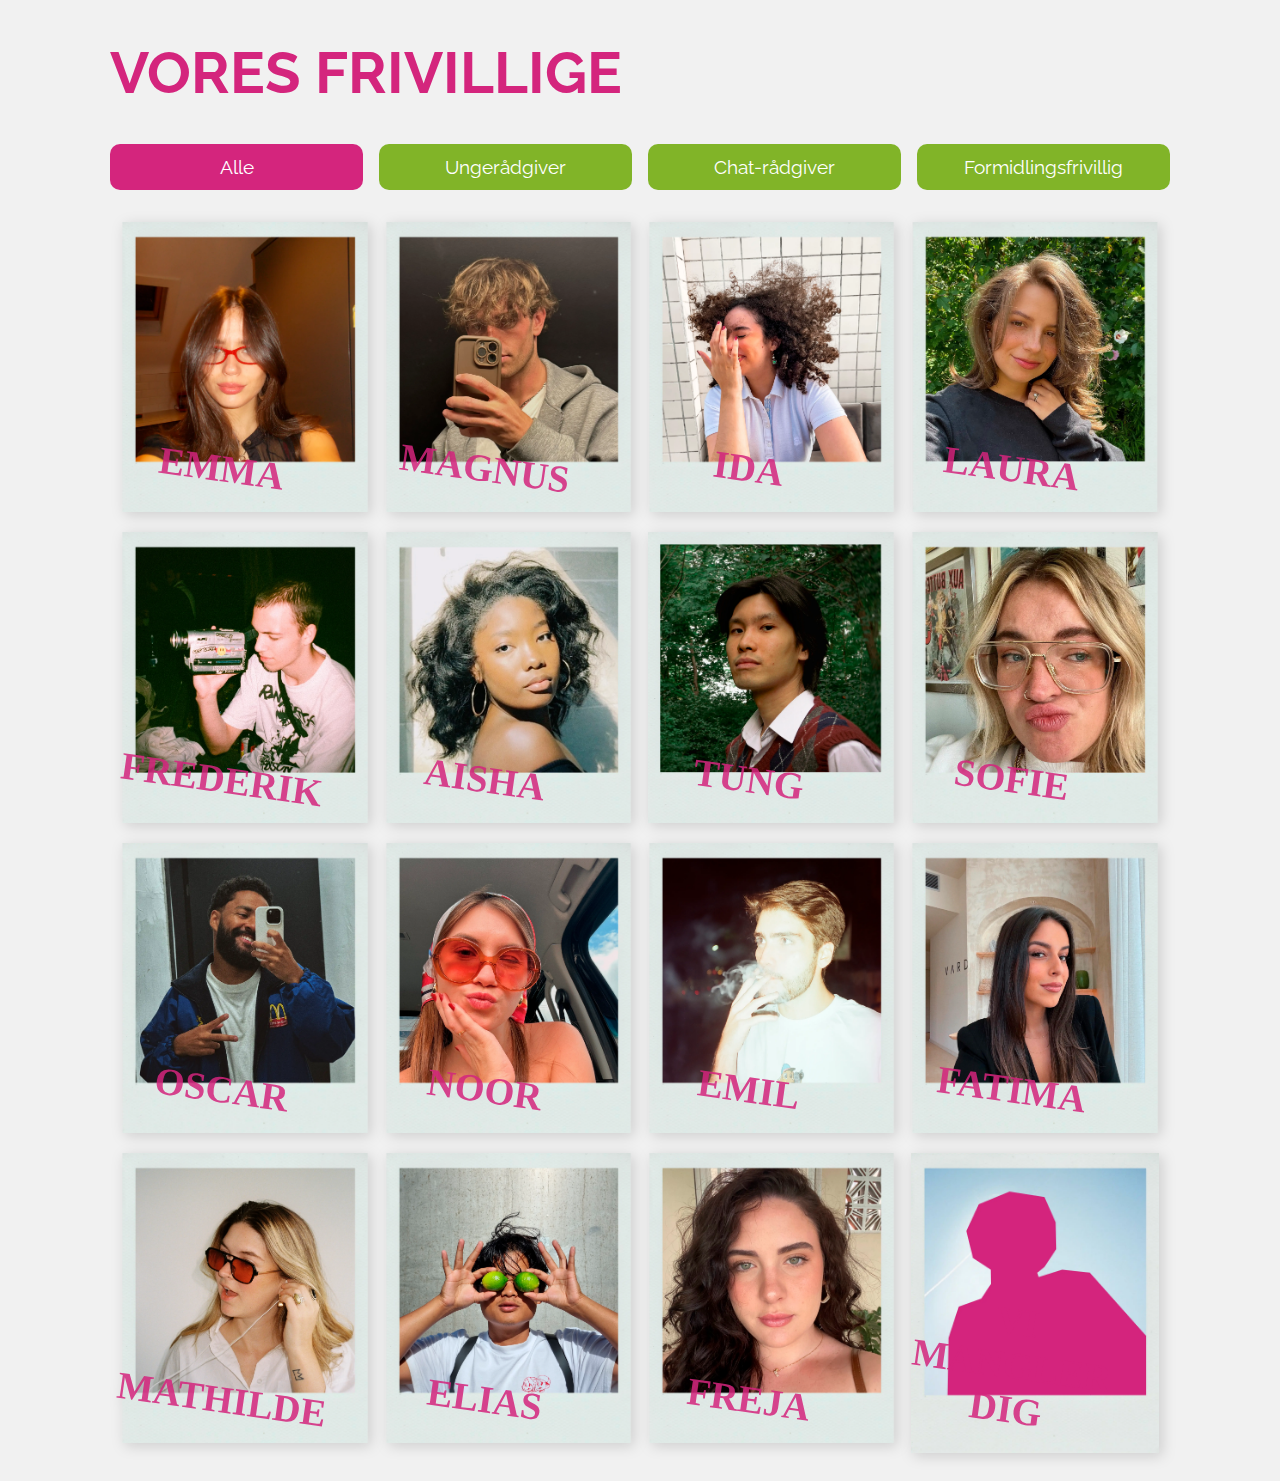
<file: frivillig.html>
<!DOCTYPE html>
<html>
<head>
<meta name="viewport" content="width=device-width, initial-scale=1">
<link rel="preconnect" href="https://fonts.googleapis.com">
<link rel="preconnect" href="https://fonts.gstatic.com" crossorigin>
<link href="https://fonts.googleapis.com/css2?family=Permanent+Marker&family=Raleway:ital,wght@0,100..900;1,100..900&display=swap" rel="stylesheet">
<link rel="stylesheet" href="frivillig-css.css">
<script src="frivillig-js.js" defer></script>
</head>
<body>

<!-- MAIN (Center website) -->
<div class="fri-kato">
<h1>Vores frivillige</h1>
<div id="myBtnContainer" class="btn-container">
  <button class="btn active" onclick="filterSelection('alle')">Alle</button>
  <button class="btn" onclick="filterSelection('unge')">Ungerådgiver</button>
  <button class="btn" onclick="filterSelection('chat')">Chat-rådgiver</button>
  <button class="btn" onclick="filterSelection('formidling')">Formidlingsfrivillig</button>
</div>

<!-- Frivillig Gallery Grid -->
<div class="row">
    <div class="column unge show">
      <div class="content">
        <img src="billeder/vores-frivillige_1.webp" alt="emma">
        <h4>Emma</h4>
      </div>
    </div>
    <div class="column chat show">
      <div class="content">
        <img src="billeder/vores-frivillige_2.webp" alt="Magnus">
        <h4>Magnus</h4>
      </div>
    </div>
    <div class="column formidling show">
      <div class="content">
        <img src="billeder/vores-frivillige_3.webp" alt="Ida">
        <h4>Ida</h4>
      </div>
    </div>
    <div class="column unge show">
      <div class="content">
        <img src="billeder/vores-frivillige_4.webp" alt="Laura">
        <h4>Laura</h4>
      </div>
    </div>
    
    <div class="column chat">
      <div class="content">
        <img src="billeder/vores-frivillige_5.webp" alt="Frederik">
        <h4>Frederik</h4>
      </div>
    </div>
    <div class="column formidling">
      <div class="content">
        <img src="billeder/vores-frivillige_6.webp" alt="Aisha">
        <h4>Aisha</h4>
      </div>
    </div>
    <div class="column unge">
      <div class="content">
        <img src="billeder/vores-frivillige_7.webp" alt="Tung">
        <h4>Tung</h4>
      </div>
    </div>
    <div class="column chat">
      <div class="content">
        <img src="billeder/vores-frivillige_8.webp" alt="Sofie">
        <h4>Sofie</h4>
      </div>
    </div>
  
    <div class="column formidling">
      <div class="content">
        <img src="billeder/vores-frivillige_9.webp" alt="Oscar">
        <h4>Oscar</h4>
      </div>
    </div>
    <div class="column unge">
      <div class="content">
        <img src="billeder/vores-frivillige_10.webp" alt="Noor">
        <h4>Noor</h4>
      </div>
    </div>
    <div class="column chat">
      <div class="content">
        <img src="billeder/vores-frivillige_11.webp" alt="Emil">
        <h4>Emil</h4>
      </div>
    </div>
    <div class="column formidling">
      <div class="content">
        <img src="billeder/vores-frivillige_12.webp" alt="Fatima">
        <h4>Fatima</h4>
      </div>
    </div>

    <div class="column chat">
        <div class="content">
          <img src="billeder/vores-frivillige_13.webp" alt="Mathilde">
          <h4>Mathilde</h4>
        </div>
      </div>
      <div class="column formidling">
        <div class="content">
          <img src="billeder/vores-frivillige_14.webp" alt="Elias">
          <h4>Elias</h4>
        </div>
      </div>
      <div class="column unge">
        <div class="content">
          <img src="billeder/vores-frivillige_15.webp" alt="Freja">
          <h4>Freja</h4>
        </div>
      </div>
      <div class="column chat unge formidling">
        <a href=""> <!-- Her skal linket til sign up -->
            <div class="content">
                <img src="billeder/vores-frivillige_16.webp" alt="vi mangler dig">
                <h4>vi <br> mangler <br> dig</h4>
            </div>
        </a>
      </div>
</div>


</body>
</html>
</file>
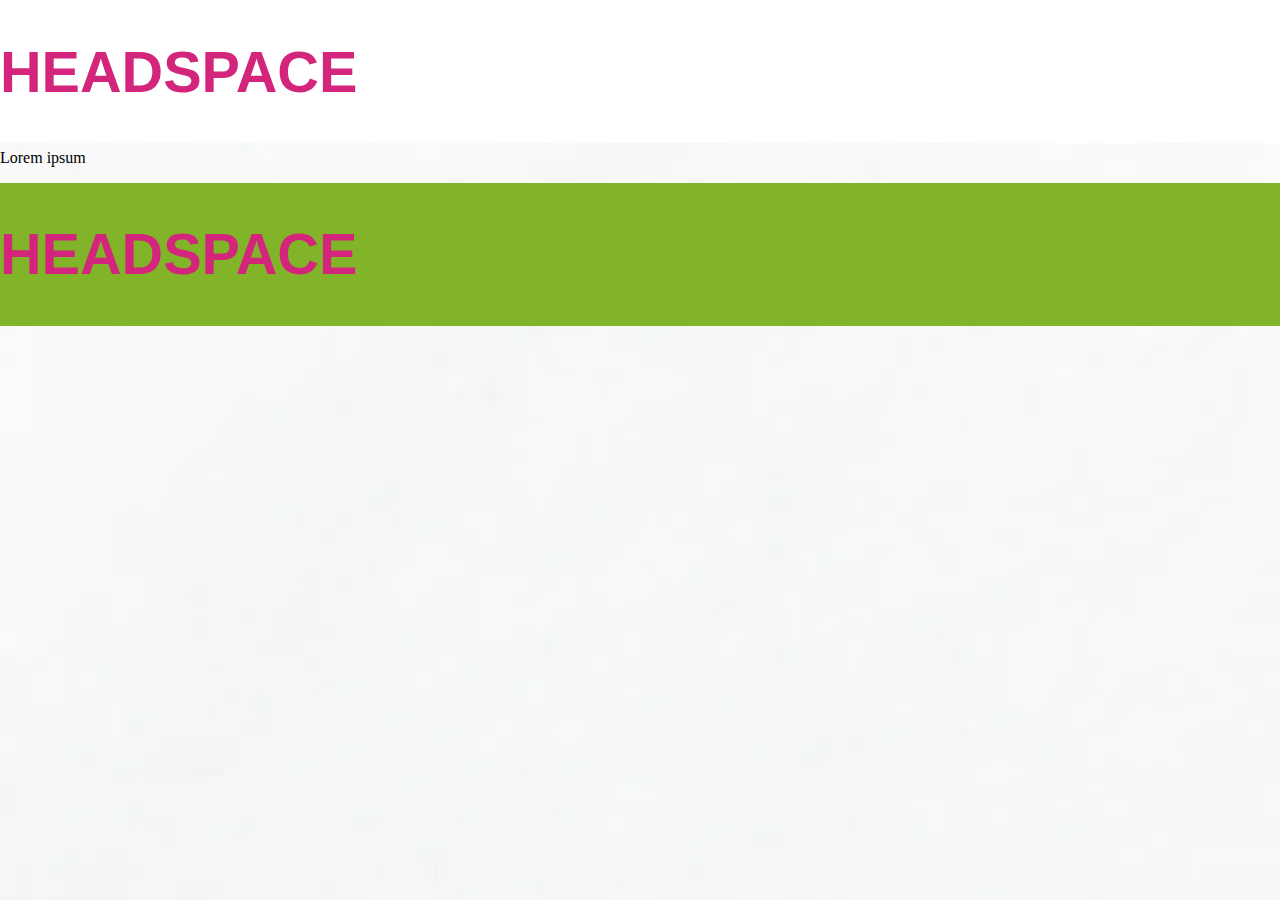
<file: omOs.html>
<!DOCTYPE html>
<html lang="en">
<head>
    <meta charset="UTF-8">
    <meta name="viewport" content="width=device-width, initial-scale=1.0">
    <link rel="stylesheet" href="stylesheet.css">
    <script src="script.js" defer></script>
    <title>Om os</title>
</head>
<body>
    <div class="header">
        <h1>headspace</h1>
    </div>

    <div class="off-screen-menu">
        <ul class="list__burgermenu">
            <li id="hjem"><a>Hjem</a></li>
            <li id="om-os"><a>Om os</a></li>
            <li id="blivfrivillig">Bliv frivillig</li>
            <li id="headspacefamiliy">Headspace family</li>
        </ul>
    </div>

    <nav>
        <div class="ham-menu">
            <span></span>
            <span></span>
            <span></span>
        </div>
    </nav>
    <div class="textbox__home">
        <div class="textbox__home__1">
            <h2>Om os</h2>
            <p>Lorem ipsum</p>    
        </div>
    </div>

    <div class="footer">
        <h1>headspace</h1>
    </div>
    
    
</body>
</html>
</file>
<file: frivillig-css.css>
* {
    box-sizing: border-box;
  }
  
  body {
    background-color: #f1f1f1;
    padding: 0vw 8vw;
  }
  
  h1{
      font-family: "Raleway", sans-serif;
      font-weight: bold;
      text-transform: uppercase;
      color: #D4257D;
      font-size: 4.5vw;
  }
  
  h4{
    font-family: 'Permanent Marker';
    font-weight: bold;
    text-transform: uppercase;
    color: white;
    font-size: 3vw;   
  }

  /* Sofie */
  .voresfrivillig {
    margin: auto;
  }
  
  .row {
    margin: 5px -5px;
    display: flex;
    flex-wrap: wrap;
  }
  
  /* Add padding BETWEEN each column */
  .row,
  .row > .column {
    padding: 8px;
  }
  
  /* Create four equal columns by default */
  .column {
    width: 25%;
    display: none; /* Hide all elements by default */
  }
  
  .content img {
    width: 100%;       
    height: auto;     
    object-fit:cover; 
    max-height: 100%; 
  }

  /* Content */
  .content {
    position: relative; /* This makes the h4 position relative to the content div */
    display: inline-block; /* This makes the div only as wide as its content (the image) */
    filter: drop-shadow(3px 3px 7px rgba(0, 0, 0, 0.15))
  }
  
  /* The "show" class is added to the filtered elements */
  .show {
    display: block;
  }
  
  /* Style the buttons */
  .btn-container {
    display: flex;
    flex-wrap: wrap;
    gap: 16px;
    margin-bottom: 16px;
  }
  
  .btn {
    font-family: "Raleway", sans-serif;
    font-weight: normal;
    font-size: 1.5vw;  
    border: none;
    border-radius: 10px;
    outline: none;
    padding: 12px 16px;
    background-color: #81B428;
    color: white;
    cursor: pointer;
    flex: 1;
    min-width: 100px;
  }
  
  .btn:hover {
    background-color:#4b6e0d;
  }
  
  .btn.active {
    background-color: #D4257D;
    color: white;
  }

  .content h4 {
    position: absolute; /* This takes the h4 out of the normal document flow */
    bottom: 0; /* Positions the h4 at the bottom of the content div */
    rotate: 8deg;
    left: 50%; /* Starts the h4 at the 50% mark of the content div */
    transform: translateX(-60%); /* Shifts the h4 back by half its width to truly center it */
    margin: 0; /* Removes default margins */
    padding: 5px 5px; /* Optional: adds some padding for better appearance */
    color:#D4257D;
    opacity: 85%;
    width: 100%; /* Optional: makes the h4 span the full width */
    text-align: center; /* Centers the text within the h4 */
    box-sizing: border-box; /* Ensures padding is included in the width */
  }
  
  /* Responsive layout - makes a two column layout instead of four */
  @media (max-width: 480px) {
    .column {
      width: 50%;
    }
    
    /* Bracket effect for mobile */
    .content {
      position: relative;
      margin: 4px;
    }
    
    .content:before {
      content: "";
      position: absolute;
      top: 0;
      left: -8px;
      height: 100%;
      width: 4px;
      border-radius: 2px 0 0 2px;
    }
    
    .content:after {
      content: "";
      position: absolute;
      top: 0;
      right: -8px;
      height: 100%;
      width: 4px;
      border-radius: 0 2px 2px 0;
    }

    .row {
        margin: 0.2rem -0.2rem;
        display: flex;
        flex-wrap: wrap;
      }

    /* Add padding BETWEEN each column */
   .row,
     .row > .column {
      padding: 1px;
   }

    h1{
      font-size: 8.2vw;   
    }

    h4{
      font-size: 5vw;   
    }

    .btn-container {
        flex-direction: wrap;
        gap: 8px;
    }
    
    .btn {
        width: calc(50% - 8px); /* accounting for the gap */
        min-width: 0;
        flex: none;
        font-size: 3.5vw;  
    }
  }
</file>
<file: stylesheet.css>
body {
    margin: 0;
    position: relative;
    background-image:url(billeder/baggrund.webp);
    overflow-x: hidden;
    
}

.header {
    display: flex;
    justify-content: start;
    align-items: start;
    margin: auto;
    width: 100%;
    position: fixed;
    top: 0;
    left: 0;
    z-index: 5;
    background-color: #ffffff;
}

#logo {
    width: 65%;
}

/* Burger menu */
.off-screen-menu {
    background-color: white;
    height: 100vh;
    width: 100%;
    max-width: 450px;
    position: fixed;
    right: -450px;
    display: flex;
    flex-direction: column;
    justify-content: center;
    align-items: center;
    text-align: center;
    font-size: 3rem;
    transition: .3s ease;
    font-family: "Raleway";  
    
}

.listofstuff {
    list-style-type: none;
    cursor: pointer;
    color: #81b428;
}

#hjem {
    margin: 20%;
}

#hjem:hover {
    text-decoration: underline;
}

#tnt {
    margin: 20%;
}

#tnt:hover {
    text-decoration: underline;
}

#headspaceFam {
    margin: 20%;
}

#headspaceFam:hover {
    text-decoration: underline;
}

#stoet {
    margin: 20%;
}

#stoet:hover {
    text-decoration: underline;
}




.off-screen-menu.active {
    right: 0px;
    z-index: 4;
}

nav {
    padding: 1rem;
    display: flex;
    background-color: white;
}

.ham-menu {
    height: 50px;
    width: 50px;
    margin: auto;
    margin-left: 20%;
    position: relative;
}

.ham-menu span {
    height: 5px;
    width: 100%;
    background-color: #81b428;
    border-radius: 25px;
    position: absolute;
    top: 50%;
    left: 50%;
    transform: translate(-50%, -50%);
    transition: .3s ease;
}

.ham-menu span:nth-child(1) {
    top: 25%;
}

.ham-menu span:nth-child(3) {
    top: 75%;
}

.ham-menu.active span:nth-child(1) {
    top: 50%;
    transform: translate(-50%, -50%) rotate(45deg);
}

.ham-menu.active span:nth-child(2) {
    opacity: 0;
}

.ham-menu.active span:nth-child(3) {
    top: 50%;
    transform: translate(-50%, -50%) rotate(-45deg);
}

#billede_top {
    display: flex;
    justify-content: center;
}

.textbox__grøn__top {
    display: flex;
    flex-direction: column;
    background-color: #81b428;
    color: white;
}

/* slideshow */
* {box-sizing: border-box;}
.mySlides {display: none;}

/* Slideshow container */
.slideshow-container {
  max-width: 1000px;
  position: relative;
  margin-top: 10%;
}


/* The dots/bullets/indicators */
.dot {
  height: 15px;
  width: 15px;
  background-color: #bbb;
  border-radius: 50%;
  display: inline-block;
  transition: background-color 0.6s ease;
}

.dot.active {
  background-color: #717171;
}

/* Fading animation */
.fade {
  animation-name: fadeOut;
  animation-duration: 2s;
}

@keyframes fade {
  from {opacity: .4} 
  to {opacity: 1}
}

/*her er greenbox delen*/

.greenbox__text_regular__start {
    display: flex;
    justify-content: start;
    color: white;
    font-family: "raleway";
    margin-left: 2%;
    font-size: 30px;
}

.greenbox__text_regular__end {
    display: flex;
    justify-content: end;
    align-items: end;
    color: white;
    font-family: "raleway";
    margin-right: 2%;
    font-size: 30px;
}

.greenbox__text__tush {
    display: flex;
    justify-content: center;
    align-items: center;
    color: white;
    font-family: "permanent marker";
    font-size: 30px;

}

.polaroid__carosuel {
  display: flex;
  justify-content: center;
  height: 160px;
}

/*her er bliv frivillig delen*/
.paragraph__headline__regular {
    color: #D4257D;
    font-family: "raleway";
    font-size: 20px;
}

.paragraph__headline__tush {
    color: #D4257D;
    font-family: "permanent marker";
}

.paragraph__text__typer {
    font-family: "Poppins";
    margin-bottom: 10%;
    font-size: 20px;
}

/*listen over fordele*/
.list__rewards {
    font-family: "Poppins";
    font-size: 20px;
}

/*ungerådgiver*/
#overskrifter__regular {
    font-size: 40px;
}

.polaroid__ungerådgiver {
  display: flex;
  align-items: center;
  justify-content: center;
}

#ungerådgiver_billede_1 {
  transform: rotate(-9deg);
  z-index: 2;
  height: 250px;
  filter: drop-shadow(3px 3px 7px rgba(0, 0, 0, 0.15))
}

#ungerådgiver_billede_2 {
  transform: rotate(9deg);
  z-index: 1;
  height: 250px;
  filter: drop-shadow(3px 3px 7px rgba(0, 0, 0, 0.15))
}



.polaroid__chatrådgiver {
  display: flex;
  align-items: center;
  justify-content: center;
}

#chat-rådgiver_billede_1 {
  transform: rotate(-9deg);
  z-index: 2;
  height: 250px;
  filter: drop-shadow(3px 3px 7px rgba(0, 0, 0, 0.15))
}

#chat-rådgiver_billede_2 {
  transform: rotate(9deg);
  z-index: 1;
  height: 250px;
  filter: drop-shadow(3px 3px 7px rgba(0, 0, 0, 0.15))
}

.polaroid__formidlingsfrivllig {
  display: flex;
  align-items: center;
  justify-content: center;
}

#formidlingsfrivillig_billede_1 {
  transform: rotate(12deg);
  z-index: 1;
  height: 250px;
  filter: drop-shadow(3px 3px 7px rgba(0, 0, 0, 0.15))
}

#formidlingsfrivillig_billede_2 {
  transform: rotate(-9deg);
  z-index: 2;
  height: 250px;
  filter: drop-shadow(3px 3px 7px rgba(0, 0, 0, 0.15))
}

/* Footer */
.footer {
  display: flex;
  flex-direction: column;
  background-color: #81b428;
  width: 100%;
  position: absolute;
  

}

.footer__header {
  color: white;
  font-family: "Raleway";
  font-weight: 900;
  margin-left: 2%;
}

.footer__text {
  color: #ffffff;
  font-family: "Raleway";
  margin-left: 2%;
}

.footer__icons{
  display: flex;
  justify-content: space-between;
  align-items: center;
  flex-direction: row;
  color: #ffffff;
  width: 60%;
  font-size: 30px;
  margin-left: 2%;
}

.footer__certifikat{
  display: flex;
  justify-content: end;
  align-items: center;
  margin-left: auto;
  margin-right: auto;
  height: 200px;
}

.footer__contact{
  display: flex;
  justify-content: center;
  align-items: center;
  flex-direction: column;
  color: white;
}

.footer__disclaimer{
  display: flex;
  justify-content: center;
  text-align: center;
  color: #ffffff;
  font-family: 'Raleway';
}

.footer__rights{
  display: flex;
  justify-content: center;
  text-align: center;
  color: #ffffff;
  font-family: 'Raleway';
  font-weight: 900;
}

/* Sofie start */

h1 {
  font-family: "Raleway", sans-serif;
  font-weight: bold;
  text-transform: uppercase;
  color: #D4257D;
  font-size: 8.2vw; /* Større skrift på mobil */
}

h4 {
  font-family: 'Permanent Marker';
  font-weight: bold;
  text-transform: uppercase;
  color: white;
  font-size: 5vw; /* Større skrift på mobil */
}

/* Container til frivillig-billeder */
.voresfrivillig {
  box-sizing: border-box;
  margin: auto;
}

/* Række med flexbox til billedgrid */
.row {
  margin: 0.2rem -0.2rem;
  display: flex;
  flex-wrap: wrap;
}

/* Afstand mellem kolonner */
.row,
.row > .column {
  padding: 3px;
}

/* Standard: 2 billeder per række på mobil */
.column {
  width: 50%;
  display: none; /* Skjul alle som standard */
}

/* Billedstyling - fylder hele containeren */
.content img {
  width: 100%;       
  height: auto;     
  object-fit: cover; 
  max-height: 100%; 
}

/* Container til hvert billede + tekst */
.content {
  position: relative;
  display: inline-block;
  filter: drop-shadow(3px 3px 7px rgba(0, 0, 0, 0.15));
  margin: 0;
}

/* Dekorative linjer (kun på mobil) */
.content:before {
  position: absolute;
  top: 0;
  left: -8px;
  height: 100%;
  width: 4px;
  border-radius: 2px 0 0 2px;
}

.content:after {
  position: absolute;
  top: 0;
  right: -8px;
  height: 100%;
  width: 4px;
  border-radius: 0 2px 2px 0;
}

/* Vis filtrerede elementer */
.show {
  display: block;
}

/* Knap-container til filtrering */
.btn-container {
  display: flex;
  flex-wrap: wrap;
  gap: 8px;
  margin-bottom: 16px;
  flex-direction: row;
}

/* Knapper til kategori-filtrering */
.btn {
  font-family: "Raleway", sans-serif;
  font-weight: normal;
  font-size: 3.5vw; /* Større tekst på mobil */
  border: none;
  border-radius: 10px;
  outline: none;
  padding: 12px 16px;
  background-color: #81B428;
  color: white;
  cursor: pointer;
  width: calc(50% - 8px); /* 2 knapper per række på mobil */
  min-width: 0;
}

/* Hover-effekt til knapper */
.btn:hover {
  background-color: #4b6e0d;
}

/* Aktiv knap (valgt filter) */
.btn.active {
  background-color: #D4257D;
  color: white;
}

/* Special-styling til "VI"-tekst på billeder */
.content .font-vi h4 {
  color: #fff9f0;
  font-size: 4.5vw;
  left: 50%; 
  transform: translateX(-50%); 
  padding: 22% 20px; 
  opacity: 95%;
  line-height: 1.2;
}

/* Standard tekst på billeder */
.content h4 {
  position: absolute; 
  bottom: 0; 
  rotate: 8deg;
  left: 50%; 
  transform: translateX(-60%); 
  margin: 0; 
  padding: 5px 5px; 
  color: #D4257D;
  opacity: 85%;
  width: 100%; 
  text-align: center; 
  box-sizing: border-box; 
  font-size: 6.2vw;
}
/* Sofie slut */

@media (min-width: 481px) {
  /* Sofie start */
  h1 {
    font-size: 4.5vw; /* Mindre skrift på større skærme */
  }

  h4 {
    font-size: 3vw;
  }

  /* Mere luft mellem billeder */
  .row,
  .row > .column {
    padding: 8px;
  }

  /* 4 billeder per række på desktop */
  .column {
    width: 25%;
  }

  /* Fjern dekorative linjer på desktop */
  .content:before,
  .content:after {
    display: none;
  }

  /* Knapper med mere luft */
  .btn-container {
    gap: 16px;
  }

  .btn {
    flex: 1;
    min-width: 100px;
    font-size: 1.5vw; /* Mindre tekst på desktop */
    width: auto;
  }

  /* Mindre tekst på billeder */
  .content .font-vi h4 {
    font-size: 2vw;
  }

  .content h4 {
    font-size: inherit;
  }
  /* Sofie slut */
}
</file>
